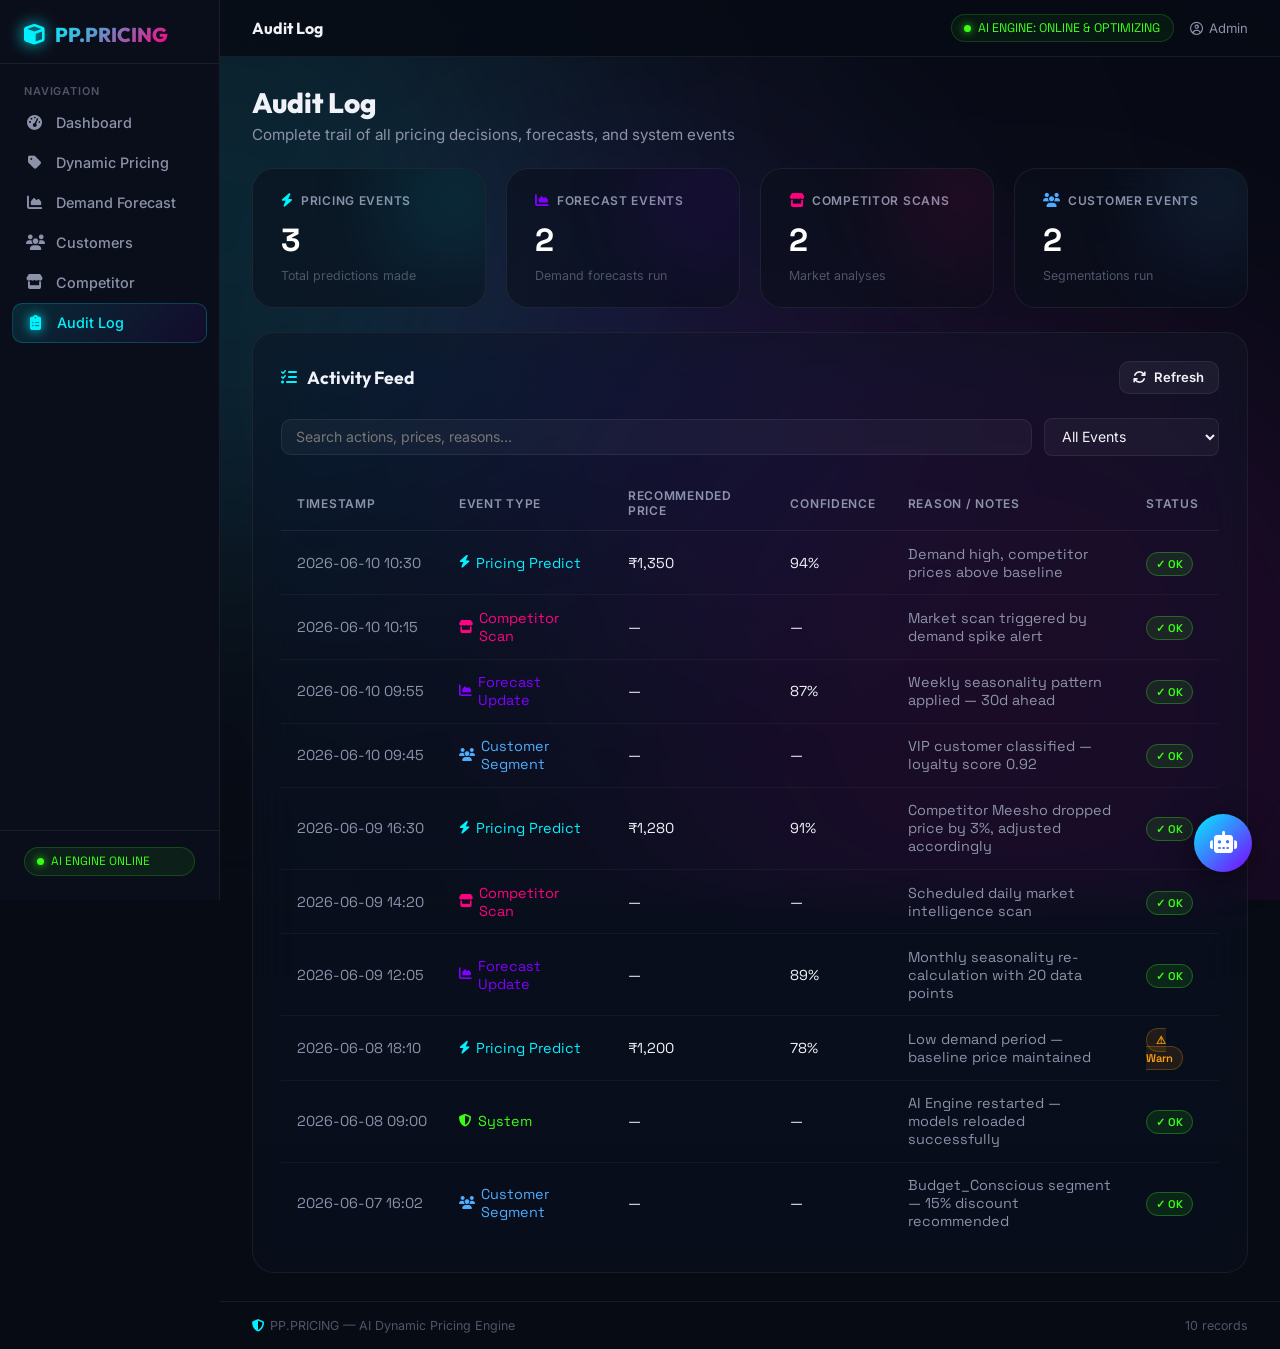
<file: Placement Training Project/frontend/auditlog.html>
<!DOCTYPE html>
<html lang="en">
<head>
  <meta charset="UTF-8">
  <meta name="viewport" content="width=device-width, initial-scale=1.0">
  <title>Audit Log — PP.PRICING</title>
  <link rel="stylesheet" href="https://cdnjs.cloudflare.com/ajax/libs/font-awesome/6.4.0/css/all.min.css">
  <link rel="stylesheet" href="css/app.css">
  <link rel="stylesheet" href="css/chat.css">
</head>
<body>

  <div class="glow-bg">
    <div class="blob blob-1"></div>
    <div class="blob blob-2"></div>
    <div class="blob blob-3"></div>
  </div>

  <div class="app-shell">
    <aside class="sidebar">
      <div class="sidebar-brand">
        <i class="fa-solid fa-cube sidebar-brand-icon"></i>
        <span class="sidebar-brand-name">PP.PRICING</span>
      </div>
      <p class="nav-section-label">Navigation</p>
      <ul class="nav-list">
        <li><a href="index.html"><i class="fa-solid fa-gauge-high"></i><span>Dashboard</span></a></li>
        <li><a href="pricing.html"><i class="fa-solid fa-tag"></i><span>Dynamic Pricing</span></a></li>
        <li><a href="forecast.html"><i class="fa-solid fa-chart-area"></i><span>Demand Forecast</span></a></li>
        <li><a href="customers.html"><i class="fa-solid fa-users"></i><span>Customers</span></a></li>
        <li><a href="competitor.html"><i class="fa-solid fa-store"></i><span>Competitor</span></a></li>
        <li><a href="auditlog.html" class="active"><i class="fa-solid fa-clipboard-list"></i><span>Audit Log</span></a></li>
      </ul>
      <div class="sidebar-footer">
        <div class="ai-status-pill"><span class="pulse-dot"></span><span>AI ENGINE ONLINE</span></div>
      </div>
    </aside>

    <div class="main-content">
      <header class="top-bar">
        <span class="top-bar-title">Audit Log</span>
        <div class="top-bar-right">
          <div class="system-badge"><span class="pulse-dot"></span><span>AI ENGINE: ONLINE &amp; OPTIMIZING</span></div>
          <div class="user-badge"><i class="fa-regular fa-circle-user"></i><span>Admin</span></div>
        </div>
      </header>

      <div class="page-wrapper">
        <div class="page-header">
          <h1>Audit Log</h1>
          <p>Complete trail of all pricing decisions, forecasts, and system events</p>
        </div>

        <!-- Summary Stats -->
        <div class="stats-grid" style="grid-template-columns:repeat(4,1fr);margin-bottom:1.5rem;" id="audit-stats">
          <div class="stat-card cyan">
            <div class="stat-label"><i class="fa-solid fa-bolt"></i> Pricing Events</div>
            <div class="stat-value" id="cnt-pricing">0</div>
            <div class="stat-footer">Total predictions made</div>
          </div>
          <div class="stat-card purple">
            <div class="stat-label"><i class="fa-solid fa-chart-area"></i> Forecast Events</div>
            <div class="stat-value" id="cnt-forecast">0</div>
            <div class="stat-footer">Demand forecasts run</div>
          </div>
          <div class="stat-card magenta">
            <div class="stat-label"><i class="fa-solid fa-store"></i> Competitor Scans</div>
            <div class="stat-value" id="cnt-competitor">0</div>
            <div class="stat-footer">Market analyses</div>
          </div>
          <div class="stat-card blue">
            <div class="stat-label"><i class="fa-solid fa-users"></i> Customer Events</div>
            <div class="stat-value" id="cnt-customer">0</div>
            <div class="stat-footer">Segmentations run</div>
          </div>
        </div>

        <div class="card">
          <div class="card-header">
            <h2 class="card-title"><i class="fa-solid fa-list-check"></i> Activity Feed</h2>
            <button class="btn btn-secondary" id="refresh-btn" style="font-size:0.82rem;padding:0.45rem 0.85rem;">
              <i class="fa-solid fa-arrows-rotate"></i> Refresh
            </button>
          </div>

          <div class="table-toolbar">
            <input type="search" id="audit-search" placeholder="Search actions, prices, reasons…">
            <select id="audit-filter" style="background:rgba(255,255,255,0.04);border:1px solid var(--border-glass);border-radius:8px;color:var(--text-main);padding:0.55rem 0.85rem;font-size:0.88rem;outline:none;">
              <option value="all">All Events</option>
              <option value="pricing">Pricing Predict</option>
              <option value="forecast">Forecast Update</option>
              <option value="competitor">Competitor Scan</option>
              <option value="customer">Customer Segment</option>
            </select>
          </div>

          <div class="table-wrapper">
            <table class="data-table" id="audit-table">
              <thead>
                <tr>
                  <th>Timestamp</th>
                  <th>Event Type</th>
                  <th>Recommended Price</th>
                  <th>Confidence</th>
                  <th>Reason / Notes</th>
                  <th>Status</th>
                </tr>
              </thead>
              <tbody id="audit-body">
              </tbody>
            </table>
          </div>

          <div id="audit-empty" style="text-align:center;padding:2rem;color:var(--text-muted);display:none;">
            <i class="fa-solid fa-inbox" style="font-size:2rem;margin-bottom:0.5rem;display:block;"></i>
            No events match the current filter.
          </div>
        </div>
      </div>

      <footer class="page-footer">
        <span><i class="fa-solid fa-shield-halved" style="color:var(--primary-cyan);margin-right:0.4rem;"></i>PP.PRICING — AI Dynamic Pricing Engine</span>
        <span id="audit-count" style="color:var(--text-muted);">0 records</span>
      </footer>
    </div>
  </div>

  <script src="js/api.js"></script>
  <script src="js/auditlog.js"></script>
  <script src="js/chat.js"></script>
</body>
</html>
</file>
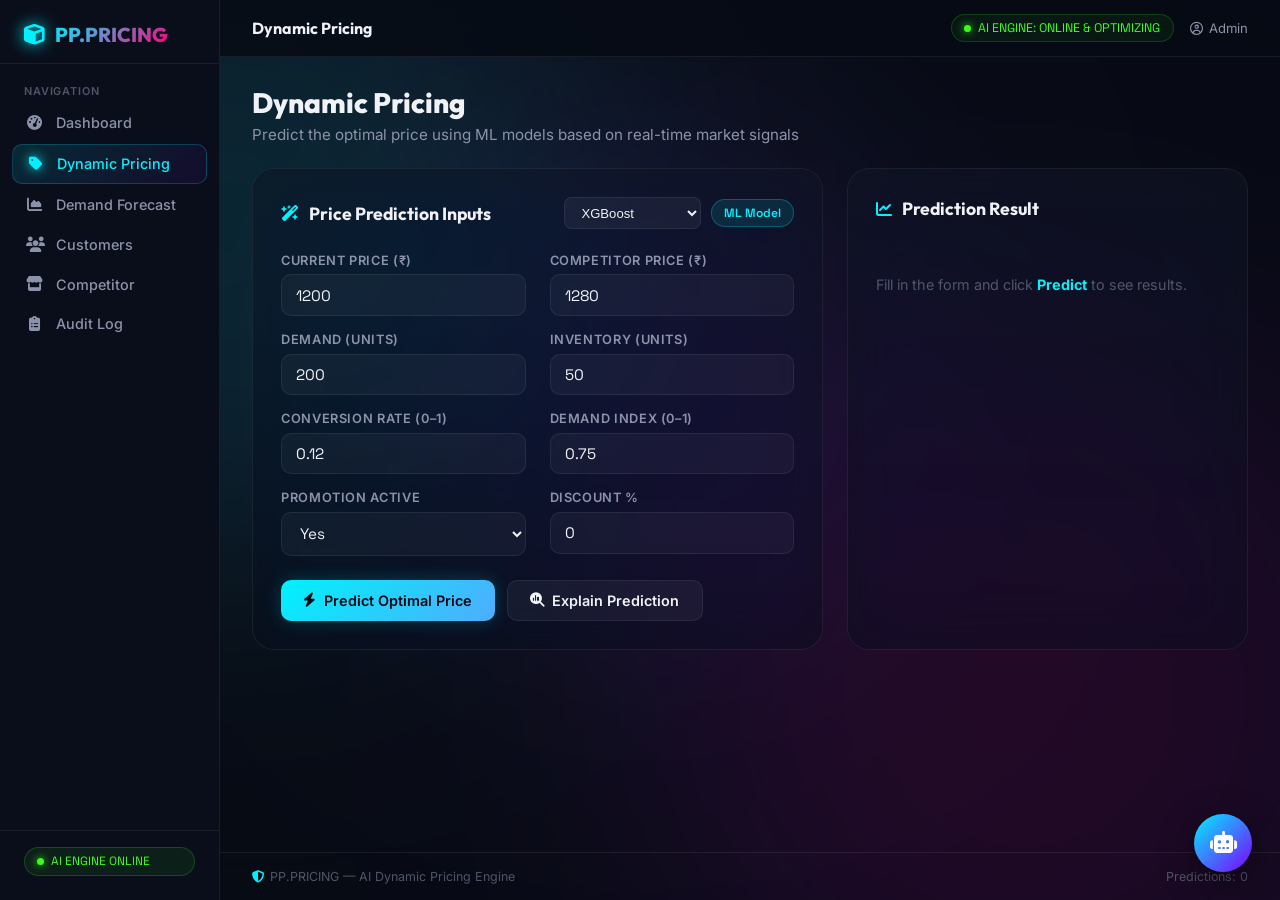
<file: Placement Training Project/frontend/pricing.html>
<!DOCTYPE html>
<html lang="en">
<head>
  <meta charset="UTF-8">
  <meta name="viewport" content="width=device-width, initial-scale=1.0">
  <title>Dynamic Pricing — PP.PRICING</title>
  <link rel="stylesheet" href="https://cdnjs.cloudflare.com/ajax/libs/font-awesome/6.4.0/css/all.min.css">
  <link rel="stylesheet" href="css/app.css">
  <link rel="stylesheet" href="css/chat.css">
</head>
<body>

  <div class="glow-bg">
    <div class="blob blob-1"></div>
    <div class="blob blob-2"></div>
    <div class="blob blob-3"></div>
  </div>

  <div class="app-shell">

    <!-- Sidebar -->
    <aside class="sidebar">
      <div class="sidebar-brand">
        <i class="fa-solid fa-cube sidebar-brand-icon"></i>
        <span class="sidebar-brand-name">PP.PRICING</span>
      </div>
      <p class="nav-section-label">Navigation</p>
      <ul class="nav-list">
        <li><a href="index.html"><i class="fa-solid fa-gauge-high"></i><span>Dashboard</span></a></li>
        <li><a href="pricing.html" class="active"><i class="fa-solid fa-tag"></i><span>Dynamic Pricing</span></a></li>
        <li><a href="forecast.html"><i class="fa-solid fa-chart-area"></i><span>Demand Forecast</span></a></li>
        <li><a href="customers.html"><i class="fa-solid fa-users"></i><span>Customers</span></a></li>
        <li><a href="competitor.html"><i class="fa-solid fa-store"></i><span>Competitor</span></a></li>
        <li><a href="auditlog.html"><i class="fa-solid fa-clipboard-list"></i><span>Audit Log</span></a></li>
      </ul>
      <div class="sidebar-footer">
        <div class="ai-status-pill"><span class="pulse-dot"></span><span>AI ENGINE ONLINE</span></div>
      </div>
    </aside>

    <div class="main-content">
      <header class="top-bar">
        <span class="top-bar-title">Dynamic Pricing</span>
        <div class="top-bar-right">
          <div class="system-badge"><span class="pulse-dot"></span><span>AI ENGINE: ONLINE &amp; OPTIMIZING</span></div>
          <div class="user-badge"><i class="fa-regular fa-circle-user"></i><span>Admin</span></div>
        </div>
      </header>

      <div class="page-wrapper">
        <div class="page-header">
          <h1>Dynamic Pricing</h1>
          <p>Predict the optimal price using ML models based on real-time market signals</p>
        </div>

        <div class="dash-grid">

          <!-- Input Form -->
          <div class="card col-7">
            <div class="card-header">
              <h2 class="card-title"><i class="fa-solid fa-wand-magic-sparkles"></i> Price Prediction Inputs</h2>
              <div style="display:flex;gap:0.6rem;align-items:center;">
                <select id="model-select" style="background:rgba(255,255,255,0.05);border:1px solid var(--border-glass);border-radius:8px;color:var(--text-main);padding:0.4rem 0.75rem;font-size:0.82rem;outline:none;">
                  <option value="xgboost">XGBoost</option>
                  <option value="random_forest">Random Forest</option>
                </select>
                <span class="badge badge-cyan">ML Model</span>
              </div>
            </div>

            <form id="pricing-form">
              <div class="form-grid">
                <div class="form-group">
                  <label>Current Price (₹)</label>
                  <input type="number" id="current_price" step="0.01" value="1200" min="0" required>
                </div>
                <div class="form-group">
                  <label>Competitor Price (₹)</label>
                  <input type="number" id="competitor_price" step="0.01" value="1280" min="0">
                </div>
                <div class="form-group">
                  <label>Demand (units)</label>
                  <input type="number" id="demand" value="200" min="0">
                </div>
                <div class="form-group">
                  <label>Inventory (units)</label>
                  <input type="number" id="inventory" value="50" min="0">
                </div>
                <div class="form-group">
                  <label>Conversion Rate (0–1)</label>
                  <input type="number" id="conversion_rate" step="0.001" value="0.12" min="0" max="1">
                </div>
                <div class="form-group">
                  <label>Demand Index (0–1)</label>
                  <input type="number" id="demand_index" step="0.01" value="0.75" min="0" max="1">
                </div>
                <div class="form-group">
                  <label>Promotion Active</label>
                  <select id="promotion">
                    <option value="0">No</option>
                    <option value="1" selected>Yes</option>
                  </select>
                </div>
                <div class="form-group">
                  <label>Discount %</label>
                  <input type="number" id="discount_percent" step="0.1" value="0" min="0" max="100">
                </div>
              </div>
              <div class="form-actions">
                <button type="submit" class="btn btn-primary" id="predict-btn">
                  <i class="fa-solid fa-bolt"></i> Predict Optimal Price
                </button>
                <button type="button" class="btn btn-secondary" id="explain-btn">
                  <i class="fa-solid fa-magnifying-glass-chart"></i> Explain Prediction
                </button>
              </div>
            </form>

            <div id="error-box" class="alert alert-error" style="display:none;margin-top:1rem;"></div>
          </div>

          <!-- Result Panel -->
          <div class="card col-5" id="result-panel">
            <div class="card-header">
              <h2 class="card-title"><i class="fa-solid fa-chart-line"></i> Prediction Result</h2>
              <span class="badge badge-success" id="model-badge" style="display:none;">—</span>
            </div>

            <div id="loading-state" style="display:flex;align-items:center;gap:0.75rem;color:var(--text-secondary);padding:2rem 0;">
              <span style="color:var(--text-muted);font-size:0.9rem;">Fill in the form and click <strong style="color:var(--primary-cyan);">Predict</strong> to see results.</span>
            </div>

            <div id="result-block" class="result-block">
              <div class="result-row">
                <span class="label">Recommended Price</span>
                <span class="value" id="r-price">—</span>
              </div>
              <div class="result-row">
                <span class="label">Price Change</span>
                <span class="value green" id="r-change">—</span>
              </div>
              <div class="result-row">
                <span class="label">Confidence Score</span>
                <span class="value" id="r-confidence">—</span>
              </div>
              <div class="result-row">
                <span class="label">Revenue Impact</span>
                <span class="value green" id="r-revenue">—</span>
              </div>
              <div class="result-row">
                <span class="label">Model Used</span>
                <span class="value" id="r-model">—</span>
              </div>
            </div>

            <!-- Explanation (shown when explain button used) -->
            <div id="explain-block" style="margin-top:1.25rem;display:none;">
              <div class="card-header" style="margin-bottom:1rem;">
                <h2 class="card-title" style="font-size:0.95rem;"><i class="fa-solid fa-lightbulb"></i> AI Explanation</h2>
              </div>
              <p id="r-explanation" style="font-size:0.88rem;color:var(--text-secondary);line-height:1.55;margin-bottom:1rem;"></p>
              <div id="r-factors" style="display:flex;flex-direction:column;gap:0.4rem;"></div>
            </div>
          </div>

        </div>
      </div>

      <footer class="page-footer">
        <span><i class="fa-solid fa-shield-halved" style="color:var(--primary-cyan);margin-right:0.4rem;"></i>PP.PRICING — AI Dynamic Pricing Engine</span>
        <span id="predict-count" style="color:var(--text-muted);">Predictions: 0</span>
      </footer>
    </div>
  </div>

  <script src="js/api.js"></script>
  <script src="js/pricing.js"></script>
  <script src="js/chat.js"></script>
</body>
</html>
</file>
<file: Placement Training Project/frontend/css/app.css>
/* =====================================================
   PP.PRICING — Unified Dark Premium App Stylesheet
   ===================================================== */

@import url('https://fonts.googleapis.com/css2?family=Inter:wght@300;400;500;600;700&family=Outfit:wght@400;500;600;700;800&family=Space+Grotesk:wght@400;500;600;700&display=swap');

/* ─── CSS Variables ─── */
:root {
  --bg-base:         #070b14;
  --bg-sidebar:      #0a0e1a;
  --bg-surface:      rgba(13, 18, 35, 0.7);
  --bg-surface-hover:rgba(20, 28, 50, 0.85);
  --bg-card:         rgba(10, 15, 28, 0.6);

  --primary-cyan:    #00f2fe;
  --primary-blue:    #4facfe;
  --accent-magenta:  #ff007f;
  --accent-purple:   #7f00ff;
  --success-neon:    #39ff14;
  --warning-amber:   #ff9f0a;
  --danger-red:      #ff3b5c;

  --text-main:       #f0f2f8;
  --text-secondary:  #8b92a9;
  --text-muted:      #4e5568;

  --border-glass:    rgba(255,255,255,0.07);
  --border-active:   rgba(0,242,254,0.3);

  --shadow-card:     0 8px 32px rgba(0,0,0,0.4);
  --shadow-cyan:     0 0 20px rgba(0,242,254,0.15);
  --shadow-magenta:  0 0 20px rgba(255,0,127,0.15);
  --shadow-purple:   0 0 20px rgba(127,0,255,0.15);

  --sidebar-width:   220px;
  --font-heading:    'Outfit', sans-serif;
  --font-body:       'Inter', sans-serif;
  --font-mono:       'Space Grotesk', sans-serif;
  --radius-sm:       10px;
  --radius-md:       16px;
  --radius-lg:       22px;
}

/* ─── Reset ─── */
*, *::before, *::after { margin:0; padding:0; box-sizing:border-box; }
html { scroll-behavior:smooth; background:var(--bg-base); }
body {
  font-family: var(--font-body);
  color: var(--text-main);
  background: var(--bg-base);
  min-height: 100vh;
  overflow-x: hidden;
  -webkit-font-smoothing: antialiased;
}
a { color: inherit; text-decoration: none; }

/* ─── Scrollbar ─── */
::-webkit-scrollbar { width:6px; height:6px; }
::-webkit-scrollbar-track { background: #03050a; }
::-webkit-scrollbar-thumb { background: rgba(255,255,255,0.1); border-radius:4px; }
::-webkit-scrollbar-thumb:hover { background: rgba(0,242,254,0.35); }

/* ─── Ambient Background Blobs ─── */
.glow-bg { position:fixed; inset:0; z-index:0; pointer-events:none; overflow:hidden; }
.blob { position:absolute; border-radius:50%; filter:blur(130px); opacity:0.12; mix-blend-mode:screen; }
.blob-1 { width:55vw; height:55vw; background:radial-gradient(circle,var(--primary-cyan),var(--primary-blue)); top:-15%; left:-10%; animation:fblob1 26s infinite alternate ease-in-out; }
.blob-2 { width:60vw; height:60vw; background:radial-gradient(circle,var(--accent-magenta),var(--accent-purple)); bottom:-20%; right:-10%; animation:fblob2 32s infinite alternate ease-in-out; }
.blob-3 { width:40vw; height:40vw; background:radial-gradient(circle,var(--accent-purple),var(--primary-blue)); top:40%; left:50%; transform:translate(-50%,-50%); animation:fblob3 22s infinite alternate ease-in-out; }
@keyframes fblob1 { 0%{transform:translate(0,0) scale(1)} 100%{transform:translate(8%,5%) scale(1.1)} }
@keyframes fblob2 { 0%{transform:translate(0,0) scale(1)} 100%{transform:translate(-5%,-8%) scale(0.9)} }
@keyframes fblob3 { 0%{transform:translate(-50%,-50%) rotate(0deg)} 100%{transform:translate(-44%,-55%) rotate(180deg)} }

/* ═══════════════════════════════════════════
   LAYOUT — Sidebar + Main
   ═══════════════════════════════════════════ */
.app-shell {
  display: flex;
  min-height: 100vh;
  position: relative;
  z-index: 1;
}

/* ─── Sidebar ─── */
.sidebar {
  width: var(--sidebar-width);
  background: var(--bg-sidebar);
  border-right: 1px solid var(--border-glass);
  display: flex;
  flex-direction: column;
  position: fixed;
  top: 0; left: 0; bottom: 0;
  z-index: 100;
  padding: 0 0 1.5rem 0;
  overflow-y: auto;
}

.sidebar-brand {
  display: flex;
  align-items: center;
  gap: 0.6rem;
  padding: 1.4rem 1.5rem 1rem;
  border-bottom: 1px solid var(--border-glass);
  margin-bottom: 0.75rem;
}
.sidebar-brand-icon { font-size:1.3rem; color:var(--primary-cyan); filter:drop-shadow(0 0 8px var(--primary-cyan)); }
.sidebar-brand-name {
  font-family: var(--font-heading);
  font-size: 1.25rem;
  font-weight: 800;
  background: linear-gradient(135deg,var(--primary-cyan),var(--accent-magenta));
  -webkit-background-clip: text;
  background-clip: text;
  -webkit-text-fill-color: transparent;
}

.nav-section-label {
  font-size: 0.68rem;
  font-weight: 600;
  text-transform: uppercase;
  letter-spacing: 0.08em;
  color: var(--text-muted);
  padding: 0.5rem 1.5rem 0.35rem;
}

.nav-list { list-style: none; padding: 0; }
.nav-list li { padding: 0 0.75rem; margin-bottom: 2px; }
.nav-list a {
  display: flex;
  align-items: center;
  gap: 0.75rem;
  padding: 0.65rem 0.85rem;
  border-radius: var(--radius-sm);
  font-size: 0.9rem;
  font-weight: 500;
  color: var(--text-secondary);
  transition: all 0.2s ease;
}
.nav-list a i { width:18px; text-align:center; font-size:0.95rem; }
.nav-list a:hover { background: rgba(255,255,255,0.05); color: var(--text-main); }
.nav-list a.active {
  background: linear-gradient(135deg,rgba(0,242,254,0.12),rgba(127,0,255,0.08));
  border: 1px solid rgba(0,242,254,0.2);
  color: var(--primary-cyan);
}
.nav-list a.active i { color: var(--primary-cyan); filter:drop-shadow(0 0 6px var(--primary-cyan)); }

.sidebar-footer {
  margin-top: auto;
  padding: 1rem 1.5rem 0;
  border-top: 1px solid var(--border-glass);
}
.ai-status-pill {
  display: flex;
  align-items: center;
  gap: 0.45rem;
  font-size: 0.75rem;
  font-family: var(--font-mono);
  color: var(--success-neon);
  background: rgba(57,255,20,0.07);
  border: 1px solid rgba(57,255,20,0.2);
  border-radius: 9999px;
  padding: 0.35rem 0.75rem;
}
.pulse-dot {
  width: 7px; height: 7px;
  border-radius: 50%;
  background: var(--success-neon);
  box-shadow: 0 0 8px var(--success-neon);
  animation: pdot 2s infinite;
}
@keyframes pdot { 0%,100%{opacity:0.6;transform:scale(1)} 50%{opacity:1;transform:scale(1.3)} }

/* ─── Main Content Area ─── */
.main-content {
  margin-left: var(--sidebar-width);
  flex: 1;
  display: flex;
  flex-direction: column;
  min-height: 100vh;
}

/* ─── Top Bar ─── */
.top-bar {
  display: flex;
  align-items: center;
  justify-content: space-between;
  padding: 0.9rem 2rem;
  border-bottom: 1px solid var(--border-glass);
  background: rgba(7,11,20,0.85);
  backdrop-filter: blur(20px);
  position: sticky;
  top: 0;
  z-index: 50;
}
.top-bar-title {
  font-family: var(--font-heading);
  font-size: 1rem;
  font-weight: 700;
  color: var(--text-main);
}
.top-bar-right { display:flex; align-items:center; gap:1rem; }
.system-badge {
  display: flex; align-items: center; gap: 0.4rem;
  font-size: 0.78rem; font-family: var(--font-mono);
  color: var(--success-neon);
  background: rgba(57,255,20,0.06);
  border: 1px solid rgba(57,255,20,0.18);
  border-radius: 9999px;
  padding: 0.3rem 0.8rem;
}
.user-badge {
  display: flex; align-items: center; gap: 0.4rem;
  font-size: 0.82rem;
  color: var(--text-secondary);
}

/* ─── Page Wrapper ─── */
.page-wrapper { padding: 1.75rem 2rem; flex: 1; }

.page-header { margin-bottom: 1.5rem; }
.page-header h1 {
  font-family: var(--font-heading);
  font-size: 1.75rem;
  font-weight: 800;
  color: var(--text-main);
  margin-bottom: 0.3rem;
}
.page-header p { color: var(--text-secondary); font-size: 0.95rem; }

/* ─── Glass Card ─── */
.card {
  background: var(--bg-card);
  backdrop-filter: blur(25px) saturate(180%);
  -webkit-backdrop-filter: blur(25px) saturate(180%);
  border: 1px solid var(--border-glass);
  border-radius: var(--radius-lg);
  padding: 1.75rem;
  transition: all 0.3s ease;
  position: relative;
  overflow: hidden;
}
.card::before {
  content:'';
  position:absolute; inset:0;
  background: linear-gradient(180deg,rgba(255,255,255,0.015) 0%,transparent 100%);
  pointer-events:none;
}
.card:hover {
  border-color: rgba(255,255,255,0.1);
  background: var(--bg-surface-hover);
}
.card-header {
  display: flex;
  justify-content: space-between;
  align-items: center;
  margin-bottom: 1.5rem;
}
.card-title {
  display: flex;
  align-items: center;
  gap: 0.6rem;
  font-family: var(--font-heading);
  font-size: 1.1rem;
  font-weight: 700;
  color: var(--text-main);
}
.card-title i { color: var(--primary-cyan); font-size:1rem; }

/* ─── Badge / Pill ─── */
.badge {
  font-family: var(--font-mono);
  font-size: 0.75rem;
  font-weight: 600;
  padding: 0.3rem 0.75rem;
  border-radius: 9999px;
  background: rgba(255,255,255,0.07);
  border: 1px solid rgba(255,255,255,0.12);
  color: var(--text-main);
}
.badge-success {
  background: rgba(57,255,20,0.1);
  border-color: rgba(57,255,20,0.3);
  color: var(--success-neon);
  animation: badge-pulse 2.2s infinite;
}
.badge-cyan   { background:rgba(0,242,254,0.1); border-color:rgba(0,242,254,0.25); color:var(--primary-cyan); }
.badge-magenta{ background:rgba(255,0,127,0.1); border-color:rgba(255,0,127,0.25); color:var(--accent-magenta); }
.badge-amber  { background:rgba(255,159,10,0.1); border-color:rgba(255,159,10,0.25); color:var(--warning-amber); }
.badge-danger { background:rgba(255,59,92,0.1); border-color:rgba(255,59,92,0.25); color:var(--danger-red); }
@keyframes badge-pulse { 0%,100%{border-color:rgba(57,255,20,0.3)} 50%{border-color:var(--success-neon)} }

/* ─── Form Elements ─── */
.form-grid {
  display: grid;
  grid-template-columns: repeat(2,1fr);
  gap: 1rem 1.5rem;
}
.form-group { display:flex; flex-direction:column; gap:0.4rem; }
.form-group label {
  font-size: 0.8rem;
  font-weight: 600;
  text-transform: uppercase;
  letter-spacing: 0.05em;
  color: var(--text-secondary);
}
.form-group input,
.form-group select,
.form-group textarea {
  background: rgba(255,255,255,0.04);
  border: 1px solid var(--border-glass);
  border-radius: var(--radius-sm);
  color: var(--text-main);
  padding: 0.65rem 0.9rem;
  font-size: 0.95rem;
  font-family: var(--font-mono);
  transition: border-color 0.2s ease, box-shadow 0.2s ease;
  outline: none;
  width: 100%;
}
.form-group input:focus,
.form-group select:focus,
.form-group textarea:focus {
  border-color: var(--border-active);
  box-shadow: 0 0 0 3px rgba(0,242,254,0.08);
}
.form-group select option { background: #0d1223; color: var(--text-main); }
.form-actions { margin-top: 1.5rem; display:flex; gap:0.75rem; }

/* ─── Buttons ─── */
.btn {
  display: inline-flex;
  align-items: center;
  gap: 0.5rem;
  padding: 0.7rem 1.4rem;
  border-radius: var(--radius-sm);
  font-size: 0.9rem;
  font-weight: 600;
  cursor: pointer;
  border: none;
  transition: all 0.2s ease;
  font-family: var(--font-body);
}
.btn-primary {
  background: linear-gradient(135deg,var(--primary-cyan),var(--primary-blue));
  color: #020a14;
  box-shadow: 0 0 18px rgba(0,242,254,0.2);
}
.btn-primary:hover { transform:translateY(-2px); box-shadow:0 0 28px rgba(0,242,254,0.35); }
.btn-secondary {
  background: rgba(255,255,255,0.05);
  color: var(--text-main);
  border: 1px solid var(--border-glass);
}
.btn-secondary:hover { background:rgba(255,255,255,0.09); border-color:rgba(255,255,255,0.15); }
.btn-danger {
  background: rgba(255,59,92,0.12);
  color: var(--danger-red);
  border: 1px solid rgba(255,59,92,0.25);
}
.btn-danger:hover { background:rgba(255,59,92,0.2); }
.btn:disabled { opacity:0.5; cursor:not-allowed; transform:none!important; }

/* ─── Stats Row / Hero KPIs ─── */
.stats-grid {
  display: grid;
  grid-template-columns: repeat(4,1fr);
  gap: 1.25rem;
  margin-bottom: 1.75rem;
}
.stat-card {
  background: var(--bg-card);
  border: 1px solid var(--border-glass);
  border-radius: var(--radius-lg);
  padding: 1.5rem 1.75rem;
  position: relative;
  overflow: hidden;
  backdrop-filter: blur(20px);
  transition: all 0.35s ease;
}
.stat-card::after {
  content:'';
  position:absolute;
  width:120px; height:120px;
  border-radius:50%;
  filter:blur(50px);
  opacity:0.15;
  top:-30px; right:-30px;
  pointer-events:none;
}
.stat-card.cyan::after  { background:var(--primary-cyan); }
.stat-card.magenta::after { background:var(--accent-magenta); }
.stat-card.purple::after  { background:var(--accent-purple); }
.stat-card.blue::after    { background:var(--primary-blue); }
.stat-card:hover { transform:translateY(-5px); box-shadow:var(--shadow-card); }
.stat-card.cyan:hover   { border-color:rgba(0,242,254,0.35); box-shadow:var(--shadow-cyan); }
.stat-card.magenta:hover{ border-color:rgba(255,0,127,0.35); box-shadow:var(--shadow-magenta); }
.stat-card.purple:hover { border-color:rgba(127,0,255,0.35); box-shadow:var(--shadow-purple); }
.stat-card.blue:hover   { border-color:rgba(79,172,254,0.35); }

.stat-label {
  font-size: 0.75rem;
  font-weight: 600;
  text-transform: uppercase;
  letter-spacing: 0.06em;
  color: var(--text-secondary);
  display: flex; align-items:center; gap:0.45rem;
  margin-bottom: 0.75rem;
}
.stat-label i { font-size:0.85rem; }
.stat-card.cyan .stat-label i    { color:var(--primary-cyan); }
.stat-card.magenta .stat-label i  { color:var(--accent-magenta); }
.stat-card.purple .stat-label i   { color:var(--accent-purple); }
.stat-card.blue .stat-label i     { color:var(--primary-blue); }

.stat-value {
  font-family: var(--font-mono);
  font-size: 2rem;
  font-weight: 700;
  color: #fff;
  margin-bottom: 0.5rem;
}
.stat-footer { font-size: 0.78rem; color: var(--text-muted); display:flex; align-items:center; gap:0.35rem; }
.trend-up   { color:var(--success-neon); font-weight:600; }
.trend-down { color:var(--accent-magenta); font-weight:600; }

/* ─── Dashboard Grid ─── */
.dash-grid {
  display: grid;
  grid-template-columns: repeat(12,1fr);
  gap: 1.5rem;
}
.col-12 { grid-column: span 12; }
.col-8  { grid-column: span 8; }
.col-7  { grid-column: span 7; }
.col-6  { grid-column: span 6; }
.col-5  { grid-column: span 5; }
.col-4  { grid-column: span 4; }
.col-3  { grid-column: span 3; }

/* ─── Result / Output Block ─── */
.result-block {
  margin-top: 1.5rem;
  background: linear-gradient(135deg,rgba(0,242,254,0.06),rgba(127,0,255,0.06));
  border: 1px solid rgba(0,242,254,0.2);
  border-radius: var(--radius-md);
  padding: 1.5rem;
  display: none;
}
.result-block.visible { display: block; }
.result-row {
  display: flex;
  justify-content: space-between;
  align-items: center;
  padding: 0.6rem 0;
  border-bottom: 1px solid rgba(255,255,255,0.05);
  font-size: 0.95rem;
}
.result-row:last-child { border-bottom: none; }
.result-row .label { color: var(--text-secondary); }
.result-row .value {
  font-family: var(--font-mono);
  font-weight: 700;
  color: var(--primary-cyan);
}
.result-row .value.green { color: var(--success-neon); }
.result-row .value.magenta { color: var(--accent-magenta); }
.result-row .value.amber { color: var(--warning-amber); }

/* ─── Table ─── */
.table-wrapper { overflow-x: auto; }
.data-table { width:100%; border-collapse:collapse; font-size:0.9rem; }
.data-table thead th {
  padding: 0.75rem 1rem;
  text-align: left;
  font-size: 0.75rem;
  font-weight: 600;
  text-transform: uppercase;
  letter-spacing: 0.06em;
  color: var(--text-secondary);
  border-bottom: 1px solid var(--border-glass);
}
.data-table tbody td {
  padding: 0.85rem 1rem;
  border-bottom: 1px solid rgba(255,255,255,0.04);
  color: var(--text-main);
  font-family: var(--font-mono);
}
.data-table tbody tr:hover { background: rgba(255,255,255,0.025); }
.data-table tbody tr:last-child td { border-bottom: none; }

/* ─── Table Toolbar ─── */
.table-toolbar {
  display: flex;
  gap: 0.75rem;
  align-items: center;
  margin-bottom: 1.25rem;
  flex-wrap: wrap;
}
.table-toolbar input,
.table-toolbar select {
  background: rgba(255,255,255,0.04);
  border: 1px solid var(--border-glass);
  border-radius: var(--radius-sm);
  color: var(--text-main);
  padding: 0.55rem 0.85rem;
  font-size: 0.88rem;
  outline: none;
  transition: border-color 0.2s;
  font-family: var(--font-body);
}
.table-toolbar input:focus,
.table-toolbar select:focus { border-color: var(--border-active); }
.table-toolbar input { flex:1; min-width:180px; }

/* ─── Loading Spinner ─── */
.spinner {
  width: 20px; height: 20px;
  border: 2px solid rgba(0,242,254,0.2);
  border-top-color: var(--primary-cyan);
  border-radius: 50%;
  animation: spin 0.7s linear infinite;
  display: inline-block;
}
@keyframes spin { to { transform: rotate(360deg); } }

/* ─── Alert / Toast ─── */
.alert {
  padding: 0.85rem 1.25rem;
  border-radius: var(--radius-sm);
  font-size: 0.9rem;
  margin-bottom: 1rem;
  display: flex;
  align-items: center;
  gap: 0.6rem;
}
.alert-error   { background:rgba(255,59,92,0.1); border:1px solid rgba(255,59,92,0.3); color:var(--danger-red); }
.alert-success { background:rgba(57,255,20,0.08); border:1px solid rgba(57,255,20,0.25); color:var(--success-neon); }
.alert-info    { background:rgba(0,242,254,0.08); border:1px solid rgba(0,242,254,0.25); color:var(--primary-cyan); }

/* ─── Competitor Cards (2-col grid) ─── */
.competitor-grid {
  display: grid;
  grid-template-columns: repeat(2,1fr);
  gap: 1rem;
}
.comp-card {
  background: rgba(10,14,26,0.4);
  border: 1px solid var(--border-glass);
  border-radius: var(--radius-md);
  padding: 1.25rem 1.5rem;
  position: relative;
  overflow: hidden;
  transition: all 0.3s ease;
}
.comp-card::before {
  content:''; position:absolute;
  top:0; left:0; right:0; height:3px;
}
.comp-card.up::before   { background:linear-gradient(90deg,var(--primary-cyan),var(--primary-blue)); }
.comp-card.down::before { background:linear-gradient(90deg,var(--accent-magenta),#ff0844); }
.comp-card:hover { transform:translateY(-4px); border-color:rgba(255,255,255,0.12); }
.comp-brand { display:flex; justify-content:space-between; align-items:center; margin-bottom:0.6rem; }
.comp-name { font-family:var(--font-heading); font-size:1rem; font-weight:700; }
.glow-dot  { width:8px; height:8px; border-radius:50%; }
.glow-dot.up   { background:var(--primary-cyan); box-shadow:0 0 8px var(--primary-cyan); }
.glow-dot.down { background:var(--accent-magenta); box-shadow:0 0 8px var(--accent-magenta); }
.comp-price { font-family:var(--font-mono); font-size:1.8rem; font-weight:700; color:#fff; }
.comp-diff  { font-size:0.82rem; font-family:var(--font-mono); font-weight:600; display:flex; align-items:center; gap:0.25rem; margin-top:0.2rem; }
.comp-diff.up   { color:var(--success-neon); }
.comp-diff.down { color:var(--accent-magenta); }

/* ─── Recommendation Panel ─── */
.rec-panel {
  display: grid;
  grid-template-columns: 1fr 1.15fr;
  gap: 2rem;
  align-items: center;
}
.price-boxes { display:flex; flex-direction:column; gap:1.25rem; }
.price-box {
  background: rgba(255,255,255,0.02);
  border: 1px solid var(--border-glass);
  border-radius: var(--radius-md);
  padding: 1.15rem 1.5rem;
  display: flex;
  justify-content: space-between;
  align-items: center;
  transition: all 0.25s ease;
}
.price-box.recommended {
  background: linear-gradient(135deg,rgba(0,242,254,0.08),rgba(127,0,255,0.08));
  border-color: rgba(0,242,254,0.3);
  box-shadow: var(--shadow-cyan);
}
.price-box-meta { display:flex; flex-direction:column; gap:0.2rem; }
.price-box-label { font-size:0.8rem; font-weight:600; color:var(--text-secondary); font-family:var(--font-heading); }
.price-box-value { font-family:var(--font-mono); font-size:2rem; font-weight:700; color:#fff; }
.price-box.recommended .price-box-value { color:var(--primary-cyan); text-shadow:0 0 15px rgba(0,242,254,0.3); }

.rec-metrics { border-left:1px solid var(--border-glass); padding-left:2rem; }
.metric-row {
  display: grid;
  grid-template-columns: 1fr 1fr;
  gap: 1.25rem;
}
.metric-box {
  background: rgba(255,255,255,0.015);
  border: 1px solid var(--border-glass);
  border-radius: var(--radius-md);
  padding: 1.15rem;
  text-align: center;
  display: flex;
  flex-direction: column;
  gap: 0.4rem;
}
.metric-label { font-size:0.75rem; font-weight:600; text-transform:uppercase; letter-spacing:0.05em; color:var(--text-secondary); }
.metric-value { font-family:var(--font-mono); font-size:1.9rem; font-weight:700; }
.metric-value.cyan    { color:var(--primary-cyan); text-shadow:0 0 12px rgba(0,242,254,0.3); }
.metric-value.magenta { color:var(--accent-magenta); text-shadow:0 0 12px rgba(255,0,127,0.3); }
.metric-value.purple  { color:var(--accent-purple); text-shadow:0 0 12px rgba(127,0,255,0.3); }
.metric-value.green   { color:var(--success-neon); text-shadow:0 0 12px rgba(57,255,20,0.3); }
.metric-desc { font-size:0.72rem; color:var(--text-muted); }

/* ─── Revenue Simulator ─── */
.simulator-body { display:flex; flex-direction:column; gap:1.75rem; }
.slider-wrap {
  background: rgba(255,255,255,0.02);
  border: 1px solid var(--border-glass);
  border-radius: var(--radius-md);
  padding: 1.5rem;
}
.slider-top { display:flex; justify-content:space-between; align-items:center; margin-bottom:0.75rem; }
.slider-title { font-size:0.9rem; font-weight:600; color:var(--text-secondary); }
.slider-val { font-family:var(--font-mono); font-size:1.4rem; font-weight:700; color:var(--primary-cyan); text-shadow:0 0 10px rgba(0,242,254,0.3); }
.slider-marks { display:flex; justify-content:space-between; font-size:0.72rem; color:var(--text-muted); font-family:var(--font-mono); margin-top:0.5rem; }
input[type=range].neon-slider {
  -webkit-appearance:none; width:100%; height:5px; border-radius:999px;
  background: linear-gradient(90deg,var(--accent-magenta),var(--accent-purple),var(--primary-cyan));
  outline:none; margin:0.75rem 0;
}
input[type=range].neon-slider::-webkit-slider-thumb {
  -webkit-appearance:none; width:20px; height:20px; border-radius:50%;
  background:#fff; border:3px solid var(--primary-cyan);
  box-shadow:0 0 12px var(--primary-cyan),0 0 24px var(--primary-cyan);
  cursor:pointer; transition:all 0.2s ease;
}
input[type=range].neon-slider::-webkit-slider-thumb:hover { transform:scale(1.25); background:var(--primary-cyan); }

.sim-outputs { display:grid; grid-template-columns:repeat(3,1fr); gap:1.25rem; }
.sim-card {
  background: rgba(255,255,255,0.015);
  border: 1px solid var(--border-glass);
  border-radius: var(--radius-md);
  padding: 1.15rem 1.4rem;
  display:flex; flex-direction:column; gap:0.4rem;
  transition:all 0.25s ease;
}
.sim-card:hover { transform:translateY(-3px); border-color:rgba(255,255,255,0.12); }
.sim-card-label { font-size:0.75rem; font-weight:600; text-transform:uppercase; letter-spacing:0.05em; color:var(--text-secondary); }
.sim-card-value { font-family:var(--font-mono); font-size:1.75rem; font-weight:700; color:#fff; }

/* ─── Demand Heatmap ─── */
.heatmap-scroll { overflow-x:auto; padding-bottom:0.5rem; }
.heatmap-inner { min-width:700px; display:flex; flex-direction:column; gap:0.6rem; }
.heatmap-header-row { display:flex; margin-left:46px; gap:4px; }
.heatmap-hour-lbl { flex:1; text-align:center; font-size:0.65rem; color:var(--text-muted); font-family:var(--font-mono); }
.heatmap-row { display:flex; align-items:center; gap:0.5rem; }
.heatmap-day-lbl { width:40px; font-size:0.75rem; font-weight:600; color:var(--text-secondary); font-family:var(--font-heading); }
.heatmap-cells { display:grid; grid-template-columns:repeat(24,1fr); gap:4px; flex:1; }
.h-cell {
  aspect-ratio:1; border-radius:3px;
  background:rgba(255,255,255,0.02);
  border:1px solid rgba(255,255,255,0.04);
  cursor:pointer;
  transition:all 0.18s ease;
  position:relative;
}
.h-cell:hover { transform:scale(1.4); z-index:10; border-color:#fff; box-shadow:0 0 10px currentColor; }
.h-cell.l0 { background:rgba(255,255,255,0.02); }
.h-cell.l1 { background:rgba(0,242,254,0.15); border-color:rgba(0,242,254,0.2); color:rgba(0,242,254,0.4); }
.h-cell.l2 { background:rgba(0,242,254,0.38); border-color:rgba(0,242,254,0.45); color:rgba(0,242,254,0.6); }
.h-cell.l3 { background:rgba(127,0,255,0.6); border-color:rgba(127,0,255,0.75); color:rgba(127,0,255,0.8); }
.h-cell.l4 { background:var(--accent-magenta); border-color:#ff3399; color:var(--accent-magenta); box-shadow:0 0 8px rgba(255,0,127,0.4); }
.heatmap-legend { display:flex; justify-content:flex-end; align-items:center; gap:0.45rem; margin-top:0.75rem; font-size:0.72rem; color:var(--text-secondary); }
.leg-swatch { width:13px; height:13px; border-radius:3px; border:1px solid rgba(255,255,255,0.04); }

/* ─── Feature Importance ─── */
.feat-list { display:flex; flex-direction:column; gap:1.25rem; }
.feat-item {}
.feat-info { display:flex; justify-content:space-between; align-items:center; margin-bottom:0.4rem; font-size:0.88rem; }
.feat-name { font-weight:600; color:var(--text-main); }
.feat-pct  { font-family:var(--font-mono); font-weight:700; color:var(--primary-cyan); }
.feat-bar-bg { height:9px; background:rgba(255,255,255,0.03); border:1px solid var(--border-glass); border-radius:999px; overflow:hidden; }
.feat-bar { height:100%; border-radius:999px; width:0; transition:width 1.3s cubic-bezier(0.16,1,0.3,1); }
.feat-bar.cyan    { background:linear-gradient(90deg,var(--primary-blue),var(--primary-cyan)); box-shadow:0 0 8px rgba(0,242,254,0.3); }
.feat-bar.purple  { background:linear-gradient(90deg,var(--accent-purple),var(--primary-blue)); box-shadow:0 0 8px rgba(127,0,255,0.3); }
.feat-bar.magenta { background:linear-gradient(90deg,var(--accent-magenta),var(--accent-purple)); box-shadow:0 0 8px rgba(255,0,127,0.3); }
.feat-bar.amber   { background:linear-gradient(90deg,var(--warning-amber),var(--accent-magenta)); box-shadow:0 0 8px rgba(255,159,10,0.3); }
.feat-bar.muted   { background:linear-gradient(90deg,var(--text-muted),var(--text-secondary)); }

/* ─── AI Insights Feed ─── */
.insights-list { display:flex; flex-direction:column; gap:1rem; }
.insight-card {
  display:flex; gap:0.85rem;
  background: rgba(255,255,255,0.015);
  border: 1px solid var(--border-glass);
  border-radius: var(--radius-md);
  padding: 1.1rem;
  position:relative;
  transition:all 0.25s ease;
}
.insight-card::before { content:''; position:absolute; left:0; top:0; bottom:0; width:3px; border-radius:3px 0 0 3px; }
.insight-card.info::before    { background:var(--primary-cyan); }
.insight-card.urgent::before  { background:var(--accent-magenta); }
.insight-card.alert::before   { background:var(--warning-amber); }
.insight-card.success::before { background:var(--success-neon); }
.insight-card:hover { transform:translateX(4px); background:rgba(255,255,255,0.025); }
.insight-avatar {
  flex-shrink:0; width:38px; height:38px; border-radius:10px;
  display:flex; align-items:center; justify-content:center;
  font-size:1rem; background:rgba(255,255,255,0.04); border:1px solid rgba(255,255,255,0.08);
}
.insight-card.info .insight-avatar    { background:rgba(0,242,254,0.1); border-color:rgba(0,242,254,0.3); color:var(--primary-cyan); }
.insight-card.urgent .insight-avatar  { background:rgba(255,0,127,0.1); border-color:rgba(255,0,127,0.3); color:var(--accent-magenta); }
.insight-card.alert .insight-avatar   { background:rgba(255,159,10,0.1); border-color:rgba(255,159,10,0.3); color:var(--warning-amber); }
.insight-card.success .insight-avatar { background:rgba(57,255,20,0.1); border-color:rgba(57,255,20,0.3); color:var(--success-neon); }
.insight-body { flex:1; }
.insight-sender { font-size:0.72rem; font-weight:700; text-transform:uppercase; letter-spacing:0.05em; color:var(--text-secondary); margin-bottom:0.25rem; }
.insight-text { font-size:0.9rem; color:var(--text-main); line-height:1.45; }
.insight-time { font-size:0.7rem; color:var(--text-muted); margin-top:0.35rem; }

/* ─── Pricing Timeline ─── */
.timeline { position:relative; padding-left:2rem; display:flex; flex-direction:column; gap:1.75rem; }
.timeline::before {
  content:''; position:absolute; left:8px; top:6px; bottom:6px; width:2px;
  background:linear-gradient(180deg,var(--primary-cyan),var(--accent-purple),transparent);
}
.t-item { position:relative; }
.t-marker {
  position:absolute; left:-2rem; top:2px;
  width:18px; height:18px; border-radius:50%;
  background:var(--bg-base); border:2px solid var(--border-glass);
  display:flex; align-items:center; justify-content:center; z-index:2;
  transition:all 0.25s ease;
}
.t-dot { width:7px; height:7px; border-radius:50%; background:var(--text-muted); }
.t-item.active .t-marker   { border-color:var(--primary-cyan); box-shadow:0 0 10px rgba(0,242,254,0.4); }
.t-item.active .t-dot      { background:var(--primary-cyan); box-shadow:0 0 5px var(--primary-cyan); }
.t-item.warning .t-marker  { border-color:var(--warning-amber); }
.t-item.warning .t-dot     { background:var(--warning-amber); }
.t-item.error .t-marker    { border-color:var(--accent-magenta); }
.t-item.error .t-dot       { background:var(--accent-magenta); }
.t-head { display:flex; justify-content:space-between; align-items:center; margin-bottom:0.4rem; }
.t-title { font-family:var(--font-heading); font-size:0.9rem; font-weight:700; }
.t-time  { font-family:var(--font-mono); font-size:0.72rem; color:var(--text-muted); }
.t-desc  { font-size:0.83rem; color:var(--text-secondary); background:rgba(255,255,255,0.01); border:1px solid var(--border-glass); border-radius:10px; padding:0.75rem 1rem; }

/* ─── Smart KPI Row ─── */
.kpi-row { display:grid; grid-template-columns:repeat(5,1fr); gap:1.25rem; margin-top:0.5rem; }
.kpi-card {
  background:var(--bg-card);
  border:1px solid var(--border-glass);
  border-radius:var(--radius-lg);
  padding:1.35rem 1.5rem;
  backdrop-filter:blur(20px);
  display:flex; flex-direction:column; justify-content:space-between;
  min-height:170px;
  transition:all 0.35s ease;
  position:relative; overflow:hidden;
}
.kpi-card:hover { transform:translateY(-7px); border-color:rgba(255,255,255,0.13); box-shadow:var(--shadow-card); }
.kpi-top { display:flex; justify-content:space-between; align-items:flex-start; }
.kpi-info .kpi-label { font-size:0.75rem; font-weight:600; text-transform:uppercase; letter-spacing:0.05em; color:var(--text-secondary); }
.kpi-info .kpi-val   { font-family:var(--font-mono); font-size:1.75rem; font-weight:700; color:#fff; margin-top:0.25rem; }
.kpi-icon { width:36px; height:36px; border-radius:9px; display:flex; align-items:center; justify-content:center; background:rgba(255,255,255,0.03); border:1px solid rgba(255,255,255,0.07); color:var(--text-secondary); transition:all 0.25s ease; }
.kpi-card:hover .kpi-icon { background:rgba(0,242,254,0.1); border-color:rgba(0,242,254,0.3); color:var(--primary-cyan); }
.kpi-spark { height:42px; margin:0.9rem 0 0.5rem; }
.kpi-foot { display:flex; justify-content:space-between; align-items:center; font-size:0.72rem; color:var(--text-muted); border-top:1px solid rgba(255,255,255,0.04); padding-top:0.45rem; }
.kpi-trend { font-family:var(--font-mono); font-weight:700; }
.kpi-trend.up   { color:var(--success-neon); }
.kpi-trend.down { color:var(--accent-magenta); }

/* ─── Segment Cards (Customers) ─── */
.segment-cards { display:grid; grid-template-columns:repeat(2,1fr); gap:1rem; margin-top:1rem; }
.seg-card {
  background:rgba(255,255,255,0.02); border:1px solid var(--border-glass);
  border-radius:var(--radius-md); padding:1.25rem; transition:all 0.25s ease;
}
.seg-card:hover { transform:translateY(-3px); border-color:rgba(255,255,255,0.12); }
.seg-title { font-family:var(--font-heading); font-weight:700; font-size:0.95rem; margin-bottom:0.35rem; }
.seg-desc  { font-size:0.82rem; color:var(--text-secondary); margin-bottom:0.75rem; line-height:1.4; }
.seg-stat  { font-family:var(--font-mono); font-size:0.82rem; color:var(--text-muted); }

/* ─── Footer ─── */
.page-footer {
  display:flex; justify-content:space-between; align-items:center;
  padding:1rem 2rem;
  border-top:1px solid var(--border-glass);
  font-size:0.78rem; color:var(--text-muted);
}

/* ─── Responsive ─── */
@media(max-width:1200px) {
  .kpi-row { grid-template-columns:repeat(3,1fr); }
  .stats-grid { grid-template-columns:repeat(2,1fr); }
}
@media(max-width:1024px) {
  .col-8,.col-4,.col-6,.col-5,.col-7 { grid-column:span 12; }
  .rec-panel { grid-template-columns:1fr; }
  .rec-metrics { border-left:none; padding-left:0; border-top:1px solid var(--border-glass); padding-top:1.5rem; }
}
@media(max-width:900px) {
  :root { --sidebar-width:64px; }
  .sidebar-brand-name, .nav-section-label, .nav-list a span { display:none; }
  .nav-list a { justify-content:center; padding:0.75rem; }
  .nav-list a i { width:auto; font-size:1.1rem; }
  .sidebar-brand { justify-content:center; padding:1rem; }
  .sidebar-footer { display:none; }
}
@media(max-width:600px) {
  .stats-grid { grid-template-columns:1fr; }
  .sim-outputs { grid-template-columns:1fr; }
  .form-grid { grid-template-columns:1fr; }
  .page-wrapper { padding:1rem; }
}
</file>
<file: Placement Training Project/frontend/css/chat.css>
/* ═══════════════════════════════════════════════════
   PP.PRICING — AI Chat Assistant Styles
   ═══════════════════════════════════════════════════ */

/* ── Floating toggle button ── */
#chat-fab {
  position: fixed;
  bottom: 28px;
  right: 28px;
  z-index: 9999;
  width: 58px;
  height: 58px;
  border-radius: 50%;
  background: linear-gradient(135deg, #00f2fe, #7f00ff);
  border: none;
  cursor: pointer;
  display: flex;
  align-items: center;
  justify-content: center;
  box-shadow: 0 0 0 0 rgba(0,242,254,0.4), 0 8px 32px rgba(0,0,0,0.5);
  transition: transform 0.25s ease, box-shadow 0.25s ease;
  animation: fab-pulse 3s infinite;
}
#chat-fab:hover {
  transform: scale(1.1);
  box-shadow: 0 0 0 8px rgba(0,242,254,0.15), 0 12px 40px rgba(0,0,0,0.6);
}
#chat-fab i { font-size: 1.35rem; color: #fff; transition: transform 0.3s ease; }
#chat-fab.open i { transform: rotate(90deg); }
@keyframes fab-pulse {
  0%,100% { box-shadow: 0 0 0 0 rgba(0,242,254,0.35), 0 8px 32px rgba(0,0,0,0.5); }
  50%      { box-shadow: 0 0 0 10px rgba(0,242,254,0.0), 0 8px 32px rgba(0,0,0,0.5); }
}

/* ── Notification dot ── */
#chat-notif {
  position: absolute;
  top: 4px; right: 4px;
  width: 12px; height: 12px;
  background: #ff007f;
  border-radius: 50%;
  border: 2px solid #070b14;
  box-shadow: 0 0 8px #ff007f;
  display: none;
}
#chat-notif.visible { display: block; }

/* ── Chat window ── */
#chat-window {
  position: fixed;
  bottom: 100px;
  right: 28px;
  z-index: 9998;
  width: 400px;
  max-height: 620px;
  display: flex;
  flex-direction: column;
  background: rgba(8, 12, 22, 0.97);
  border: 1px solid rgba(0,242,254,0.25);
  border-radius: 22px;
  box-shadow: 0 24px 80px rgba(0,0,0,0.7), 0 0 40px rgba(0,242,254,0.08);
  overflow: hidden;
  transform: scale(0.88) translateY(24px);
  opacity: 0;
  pointer-events: none;
  transition: transform 0.3s cubic-bezier(0.16,1,0.3,1),
              opacity   0.3s cubic-bezier(0.16,1,0.3,1);
  backdrop-filter: blur(30px);
}
#chat-window.open {
  transform: scale(1) translateY(0);
  opacity: 1;
  pointer-events: all;
}

/* ── Header ── */
.chat-header {
  display: flex;
  align-items: center;
  gap: 0.85rem;
  padding: 1rem 1.25rem;
  background: linear-gradient(135deg, rgba(0,242,254,0.1), rgba(127,0,255,0.1));
  border-bottom: 1px solid rgba(0,242,254,0.15);
  flex-shrink: 0;
}
.chat-header-avatar {
  width: 40px; height: 40px;
  border-radius: 12px;
  background: linear-gradient(135deg, #00f2fe, #7f00ff);
  display: flex; align-items: center; justify-content: center;
  font-size: 1.1rem; color: #fff;
  flex-shrink: 0;
  box-shadow: 0 0 16px rgba(0,242,254,0.3);
}
.chat-header-info { flex: 1; }
.chat-header-name {
  font-family: 'Outfit', sans-serif;
  font-size: 0.95rem;
  font-weight: 700;
  color: #fff;
}
.chat-header-status {
  display: flex; align-items: center; gap: 0.35rem;
  font-size: 0.72rem;
  color: #39ff14;
  font-family: 'Space Grotesk', sans-serif;
}
.chat-status-dot {
  width: 6px; height: 6px;
  border-radius: 50%;
  background: #39ff14;
  box-shadow: 0 0 6px #39ff14;
  animation: pdot 2s infinite;
}
.chat-header-actions { display: flex; gap: 0.4rem; }
.chat-header-btn {
  width: 30px; height: 30px;
  border-radius: 8px;
  background: rgba(255,255,255,0.06);
  border: 1px solid rgba(255,255,255,0.1);
  color: #8b92a9;
  cursor: pointer;
  display: flex; align-items: center; justify-content: center;
  font-size: 0.8rem;
  transition: all 0.2s;
}
.chat-header-btn:hover { background: rgba(0,242,254,0.12); color: #00f2fe; border-color: rgba(0,242,254,0.3); }

/* ── Quick prompts ── */
.chat-quickbar {
  display: flex;
  gap: 0.5rem;
  padding: 0.75rem 1rem;
  border-bottom: 1px solid rgba(255,255,255,0.05);
  overflow-x: auto;
  flex-shrink: 0;
  scrollbar-width: none;
}
.chat-quickbar::-webkit-scrollbar { display: none; }
.chat-quick-btn {
  white-space: nowrap;
  font-size: 0.72rem;
  font-weight: 600;
  padding: 0.35rem 0.8rem;
  border-radius: 999px;
  background: rgba(0,242,254,0.08);
  border: 1px solid rgba(0,242,254,0.2);
  color: #00f2fe;
  cursor: pointer;
  transition: all 0.2s;
  font-family: 'Inter', sans-serif;
  flex-shrink: 0;
}
.chat-quick-btn:hover { background: rgba(0,242,254,0.18); box-shadow: 0 0 12px rgba(0,242,254,0.2); }

/* ── Messages area ── */
#chat-messages {
  flex: 1;
  overflow-y: auto;
  padding: 1rem;
  display: flex;
  flex-direction: column;
  gap: 0.9rem;
  scrollbar-width: thin;
  scrollbar-color: rgba(0,242,254,0.2) transparent;
}
#chat-messages::-webkit-scrollbar { width: 4px; }
#chat-messages::-webkit-scrollbar-thumb { background: rgba(0,242,254,0.2); border-radius: 4px; }

/* ── Message bubbles ── */
.chat-msg {
  display: flex;
  gap: 0.65rem;
  animation: msg-in 0.3s ease;
}
@keyframes msg-in {
  from { opacity:0; transform: translateY(10px); }
  to   { opacity:1; transform: translateY(0); }
}
.chat-msg.user { flex-direction: row-reverse; }

.chat-msg-avatar {
  width: 32px; height: 32px;
  border-radius: 10px;
  flex-shrink: 0;
  display: flex; align-items: center; justify-content: center;
  font-size: 0.85rem;
}
.chat-msg.ai .chat-msg-avatar {
  background: linear-gradient(135deg, rgba(0,242,254,0.15), rgba(127,0,255,0.15));
  border: 1px solid rgba(0,242,254,0.25);
  color: #00f2fe;
}
.chat-msg.user .chat-msg-avatar {
  background: rgba(255,255,255,0.07);
  border: 1px solid rgba(255,255,255,0.12);
  color: #8b92a9;
}

.chat-msg-body { max-width: 78%; display: flex; flex-direction: column; gap: 0.25rem; }
.chat-msg.user .chat-msg-body { align-items: flex-end; }

.chat-bubble {
  padding: 0.75rem 1rem;
  border-radius: 16px;
  font-size: 0.88rem;
  line-height: 1.55;
  word-break: break-word;
}
.chat-msg.ai .chat-bubble {
  background: rgba(13,18,35,0.9);
  border: 1px solid rgba(255,255,255,0.08);
  color: #f0f2f8;
  border-bottom-left-radius: 4px;
}
.chat-msg.user .chat-bubble {
  background: linear-gradient(135deg, rgba(0,242,254,0.15), rgba(79,172,254,0.12));
  border: 1px solid rgba(0,242,254,0.25);
  color: #f0f2f8;
  border-bottom-right-radius: 4px;
}

.chat-bubble strong { color: #00f2fe; }
.chat-bubble code {
  background: rgba(0,242,254,0.1);
  padding: 0.1rem 0.4rem;
  border-radius: 4px;
  font-family: 'Space Grotesk', monospace;
  font-size: 0.83rem;
  color: #00f2fe;
}
.chat-bubble ul { padding-left: 1.2rem; margin-top: 0.4rem; }
.chat-bubble li { margin-bottom: 0.25rem; }
.chat-bubble .tag {
  display: inline-block;
  font-size: 0.7rem;
  font-weight: 700;
  padding: 0.15rem 0.5rem;
  border-radius: 999px;
  margin-right: 0.3rem;
  margin-top: 0.35rem;
}
.chat-bubble .tag.green  { background: rgba(57,255,20,0.12); color: #39ff14; border: 1px solid rgba(57,255,20,0.3); }
.chat-bubble .tag.red    { background: rgba(255,0,127,0.12); color: #ff007f; border: 1px solid rgba(255,0,127,0.3); }
.chat-bubble .tag.blue   { background: rgba(0,242,254,0.12); color: #00f2fe; border: 1px solid rgba(0,242,254,0.3); }
.chat-bubble .tag.purple { background: rgba(127,0,255,0.12); color: #a855f7; border: 1px solid rgba(127,0,255,0.3); }

.chat-msg-time {
  font-size: 0.65rem;
  color: #4e5568;
  padding: 0 0.25rem;
  font-family: 'Space Grotesk', sans-serif;
}

/* ── Typing indicator ── */
#chat-typing {
  display: none;
  padding: 0 0 0.5rem;
}
#chat-typing.visible { display: flex; }
.typing-dots {
  display: flex;
  align-items: center;
  gap: 5px;
  background: rgba(13,18,35,0.9);
  border: 1px solid rgba(255,255,255,0.08);
  border-radius: 16px;
  border-bottom-left-radius: 4px;
  padding: 0.7rem 1rem;
}
.typing-dots span {
  width: 7px; height: 7px;
  border-radius: 50%;
  background: #00f2fe;
  animation: typing-bounce 1.2s infinite ease-in-out;
}
.typing-dots span:nth-child(2) { animation-delay: 0.2s; }
.typing-dots span:nth-child(3) { animation-delay: 0.4s; }
@keyframes typing-bounce {
  0%,60%,100% { transform: translateY(0); opacity: 0.4; }
  30%          { transform: translateY(-6px); opacity: 1; }
}

/* ── Input area ── */
.chat-input-area {
  padding: 0.85rem 1rem;
  border-top: 1px solid rgba(255,255,255,0.06);
  display: flex;
  gap: 0.6rem;
  align-items: flex-end;
  background: rgba(5,8,18,0.9);
  flex-shrink: 0;
}
#chat-input {
  flex: 1;
  background: rgba(255,255,255,0.05);
  border: 1px solid rgba(255,255,255,0.1);
  border-radius: 12px;
  color: #f0f2f8;
  font-size: 0.88rem;
  font-family: 'Inter', sans-serif;
  padding: 0.65rem 0.9rem;
  outline: none;
  resize: none;
  max-height: 100px;
  line-height: 1.45;
  transition: border-color 0.2s ease;
}
#chat-input:focus { border-color: rgba(0,242,254,0.4); box-shadow: 0 0 0 3px rgba(0,242,254,0.07); }
#chat-input::placeholder { color: #4e5568; }

#chat-send {
  width: 40px; height: 40px;
  border-radius: 12px;
  background: linear-gradient(135deg, #00f2fe, #7f00ff);
  border: none;
  cursor: pointer;
  display: flex; align-items: center; justify-content: center;
  color: #fff;
  font-size: 1rem;
  flex-shrink: 0;
  transition: all 0.2s ease;
  box-shadow: 0 0 14px rgba(0,242,254,0.25);
}
#chat-send:hover { transform: scale(1.08); box-shadow: 0 0 22px rgba(0,242,254,0.4); }
#chat-send:disabled { opacity: 0.4; transform: none; cursor: not-allowed; }

/* ── Disclaimer ── */
.chat-disclaimer {
  text-align: center;
  font-size: 0.65rem;
  color: #4e5568;
  padding: 0 1rem 0.6rem;
  font-family: 'Inter', sans-serif;
}

/* ── Responsive ── */
@media (max-width: 480px) {
  #chat-window { width: calc(100vw - 32px); right: 16px; bottom: 88px; }
  #chat-fab    { right: 16px; bottom: 16px; }
}
</file>
